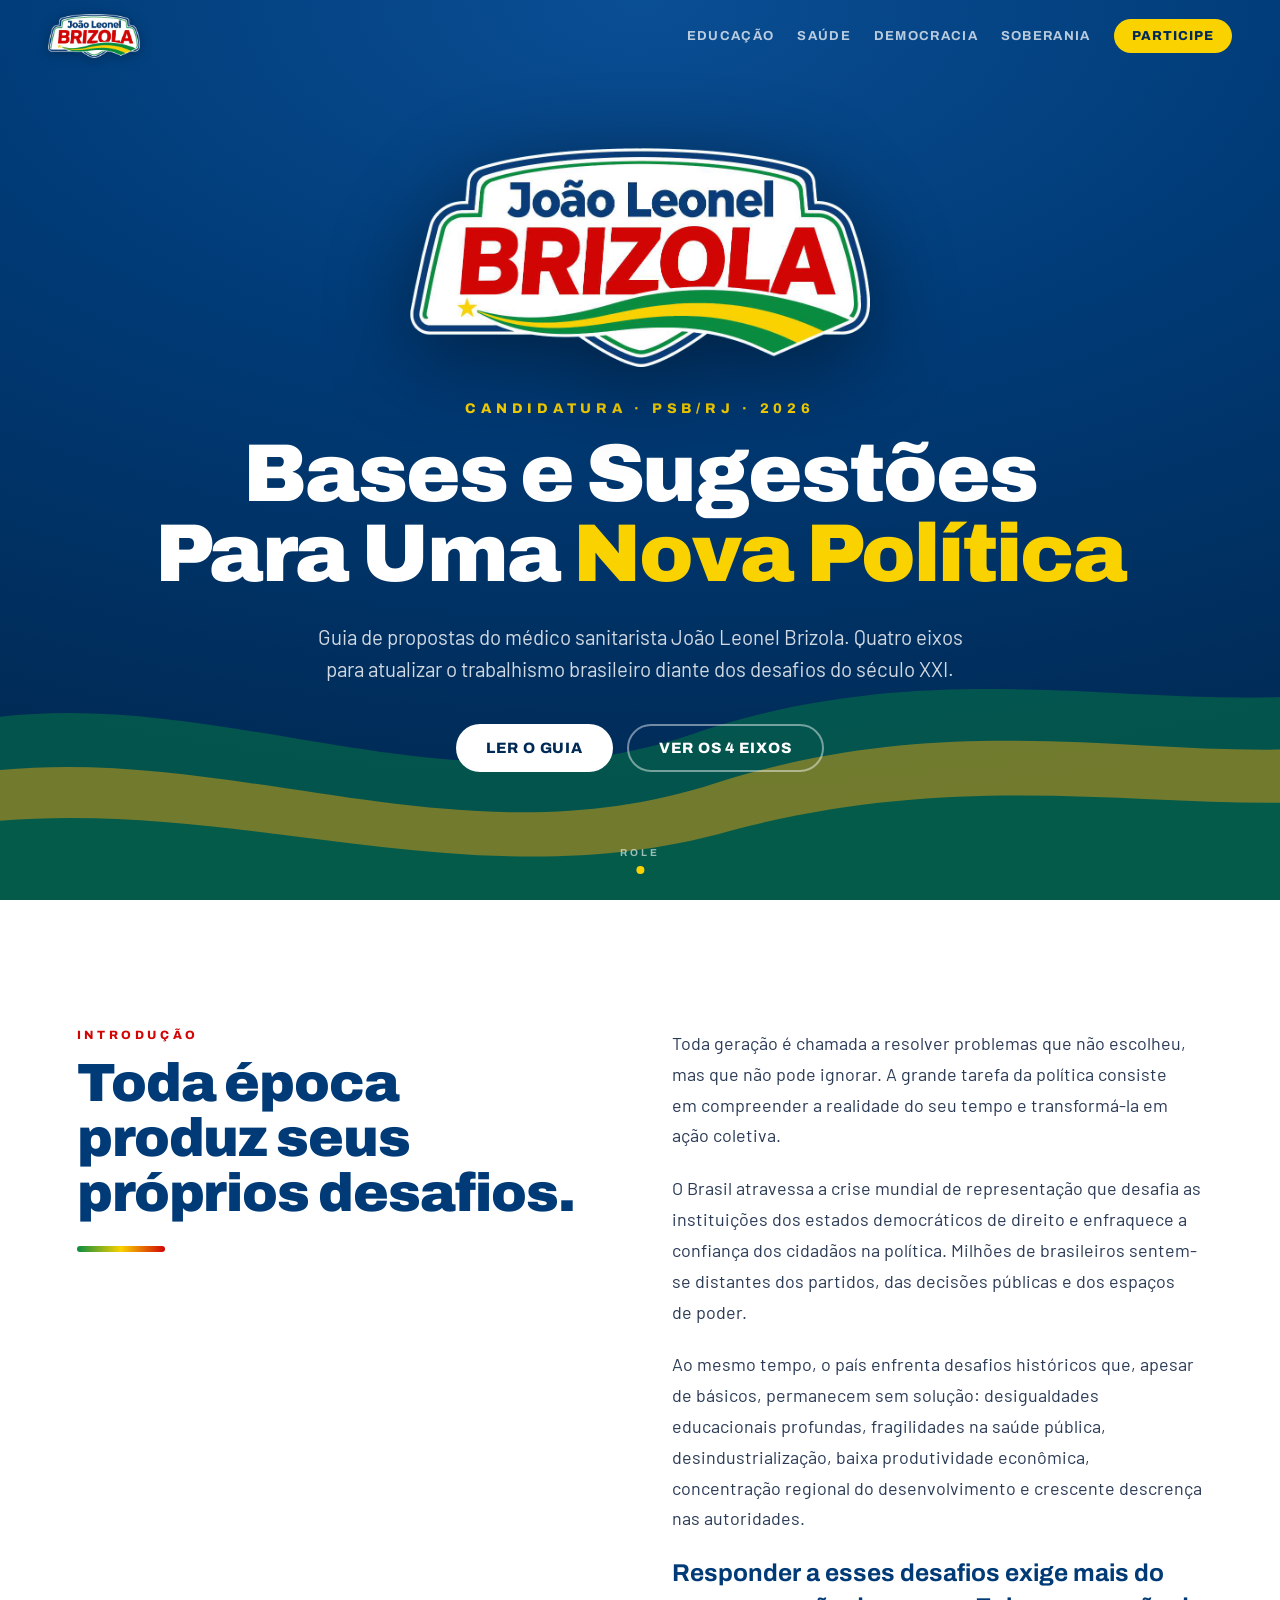
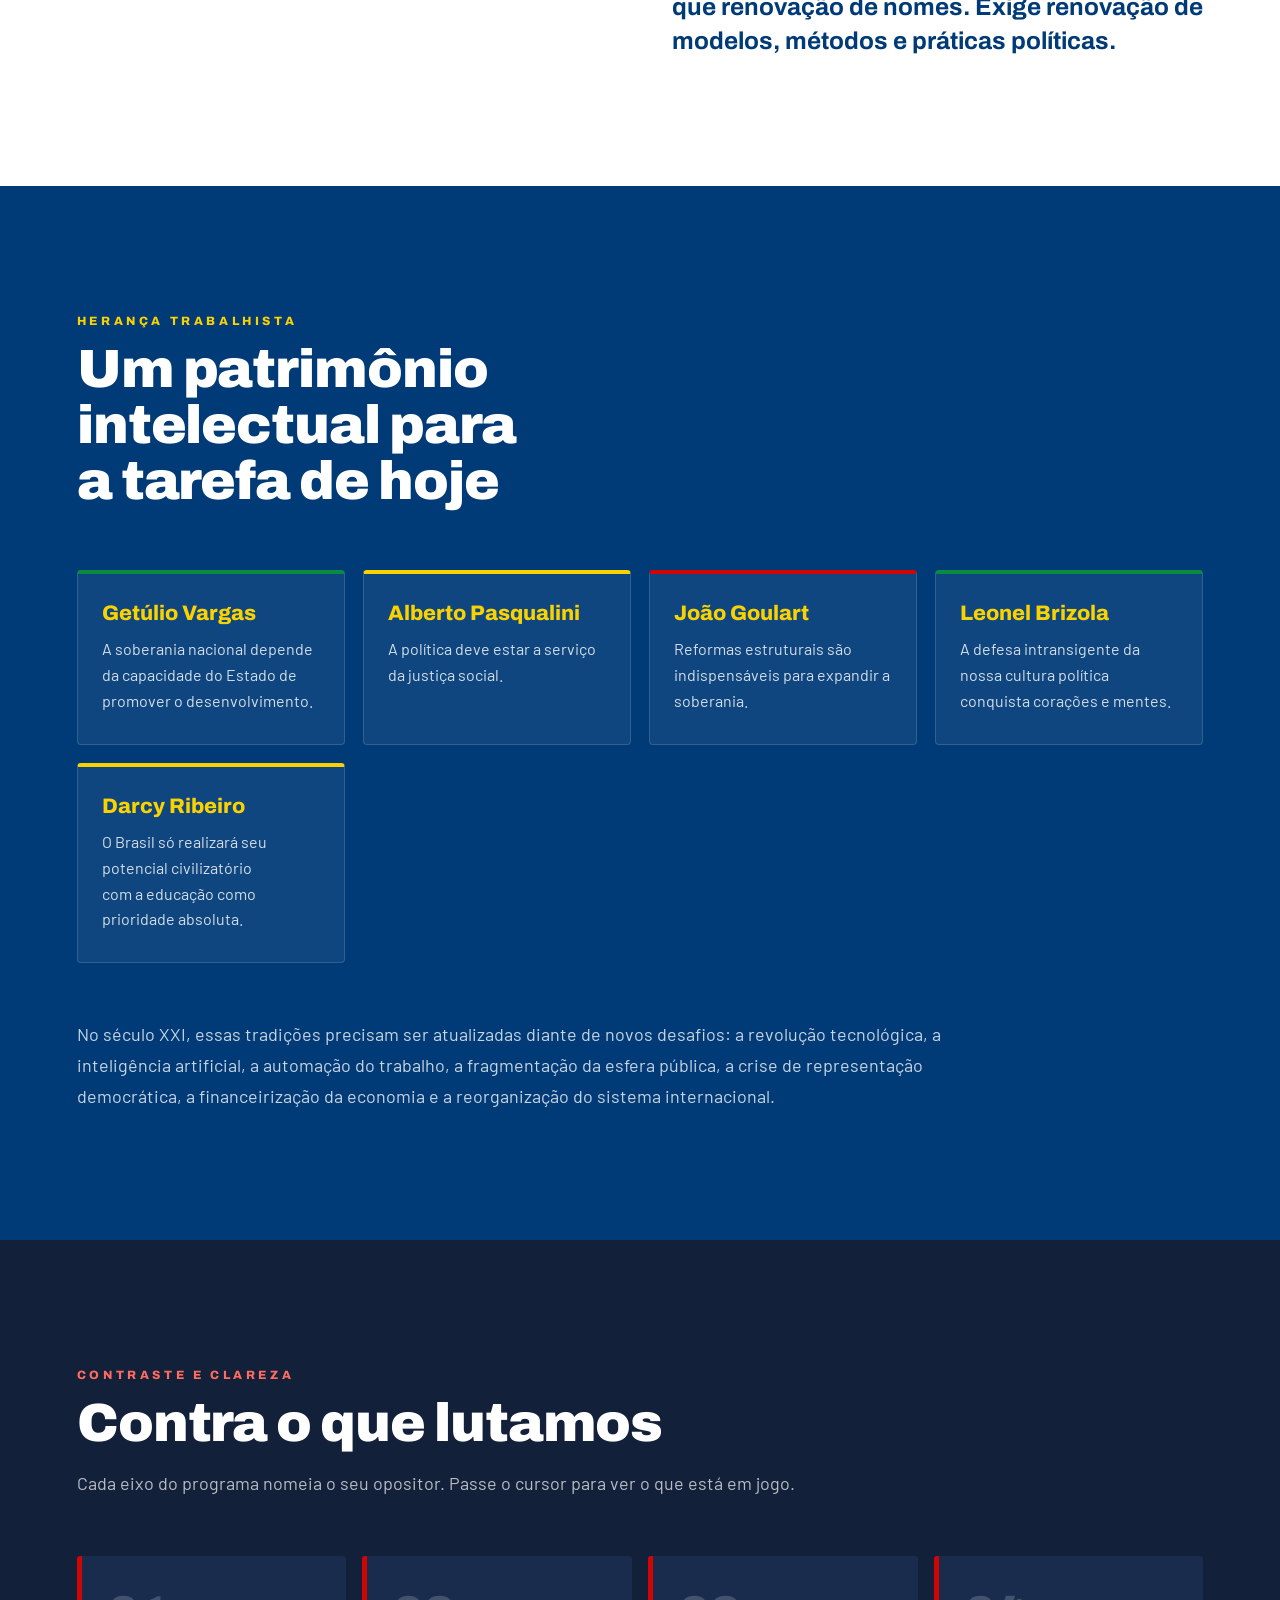
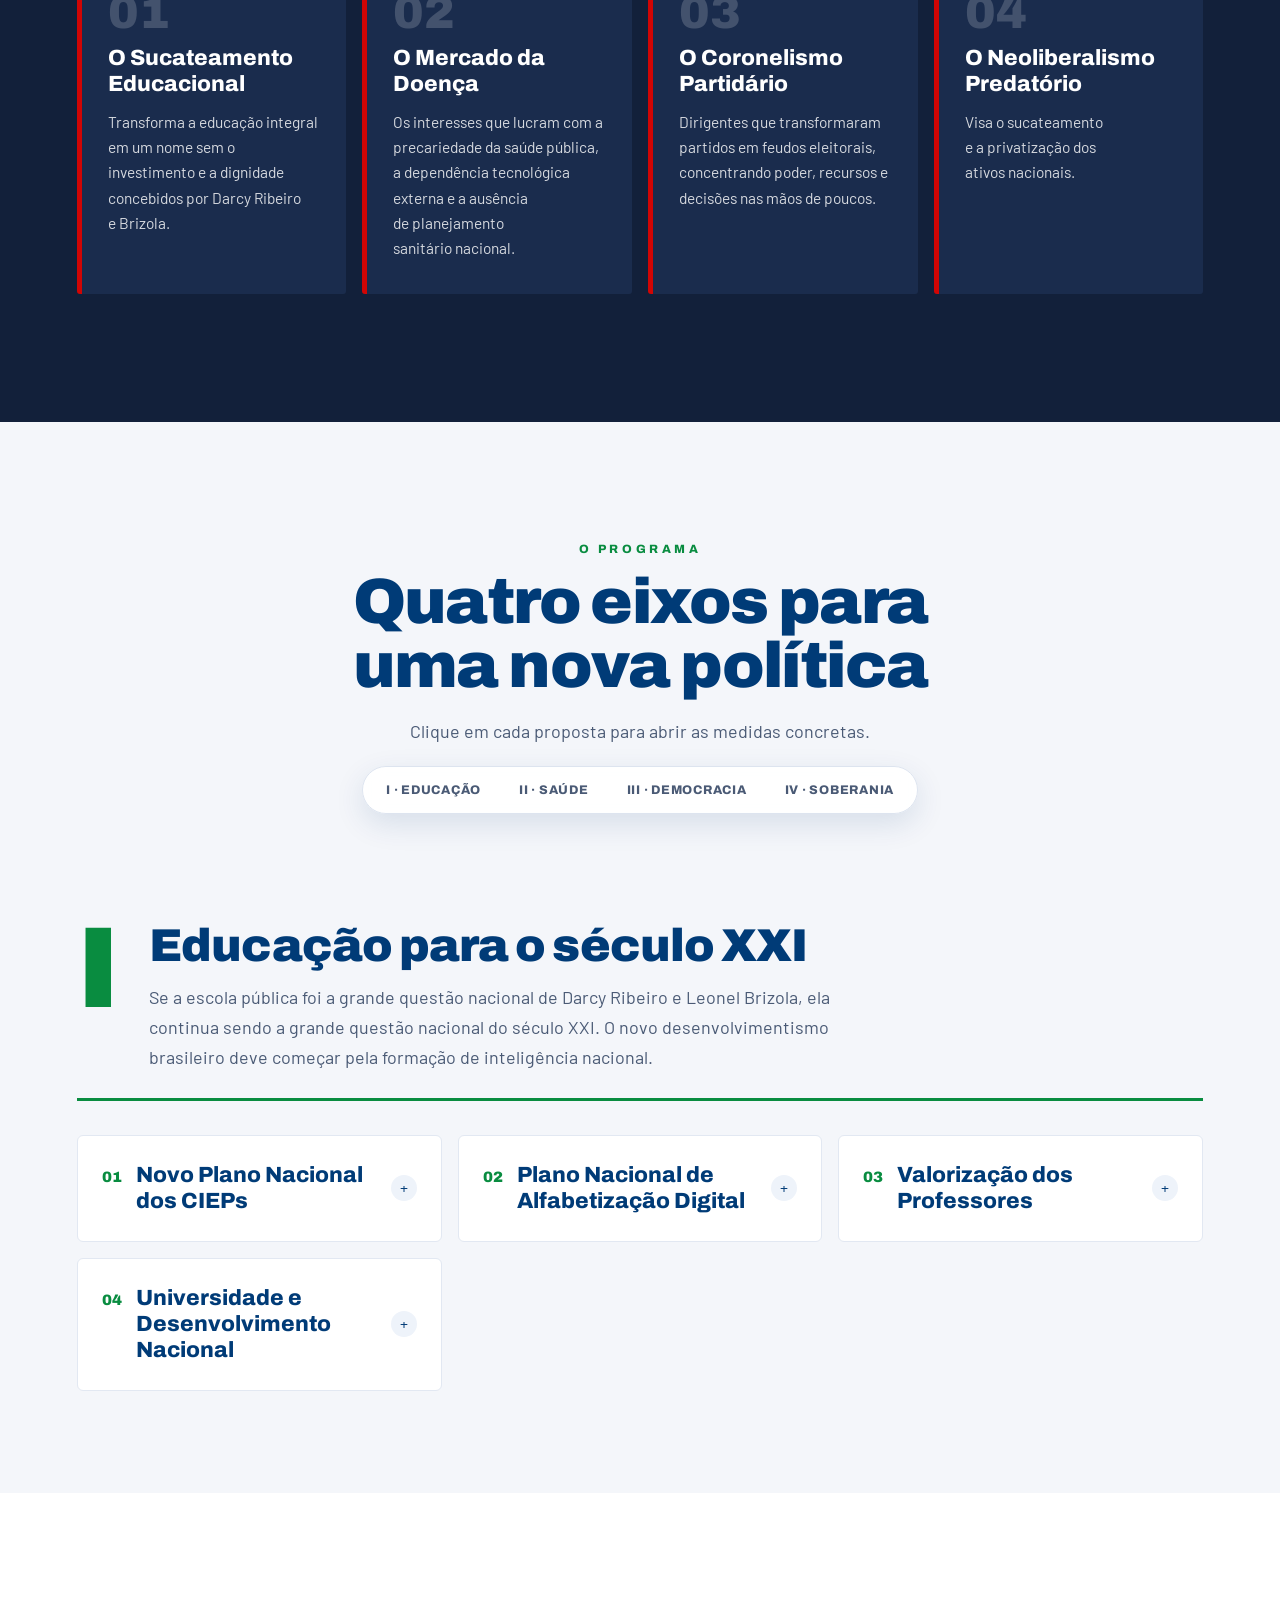
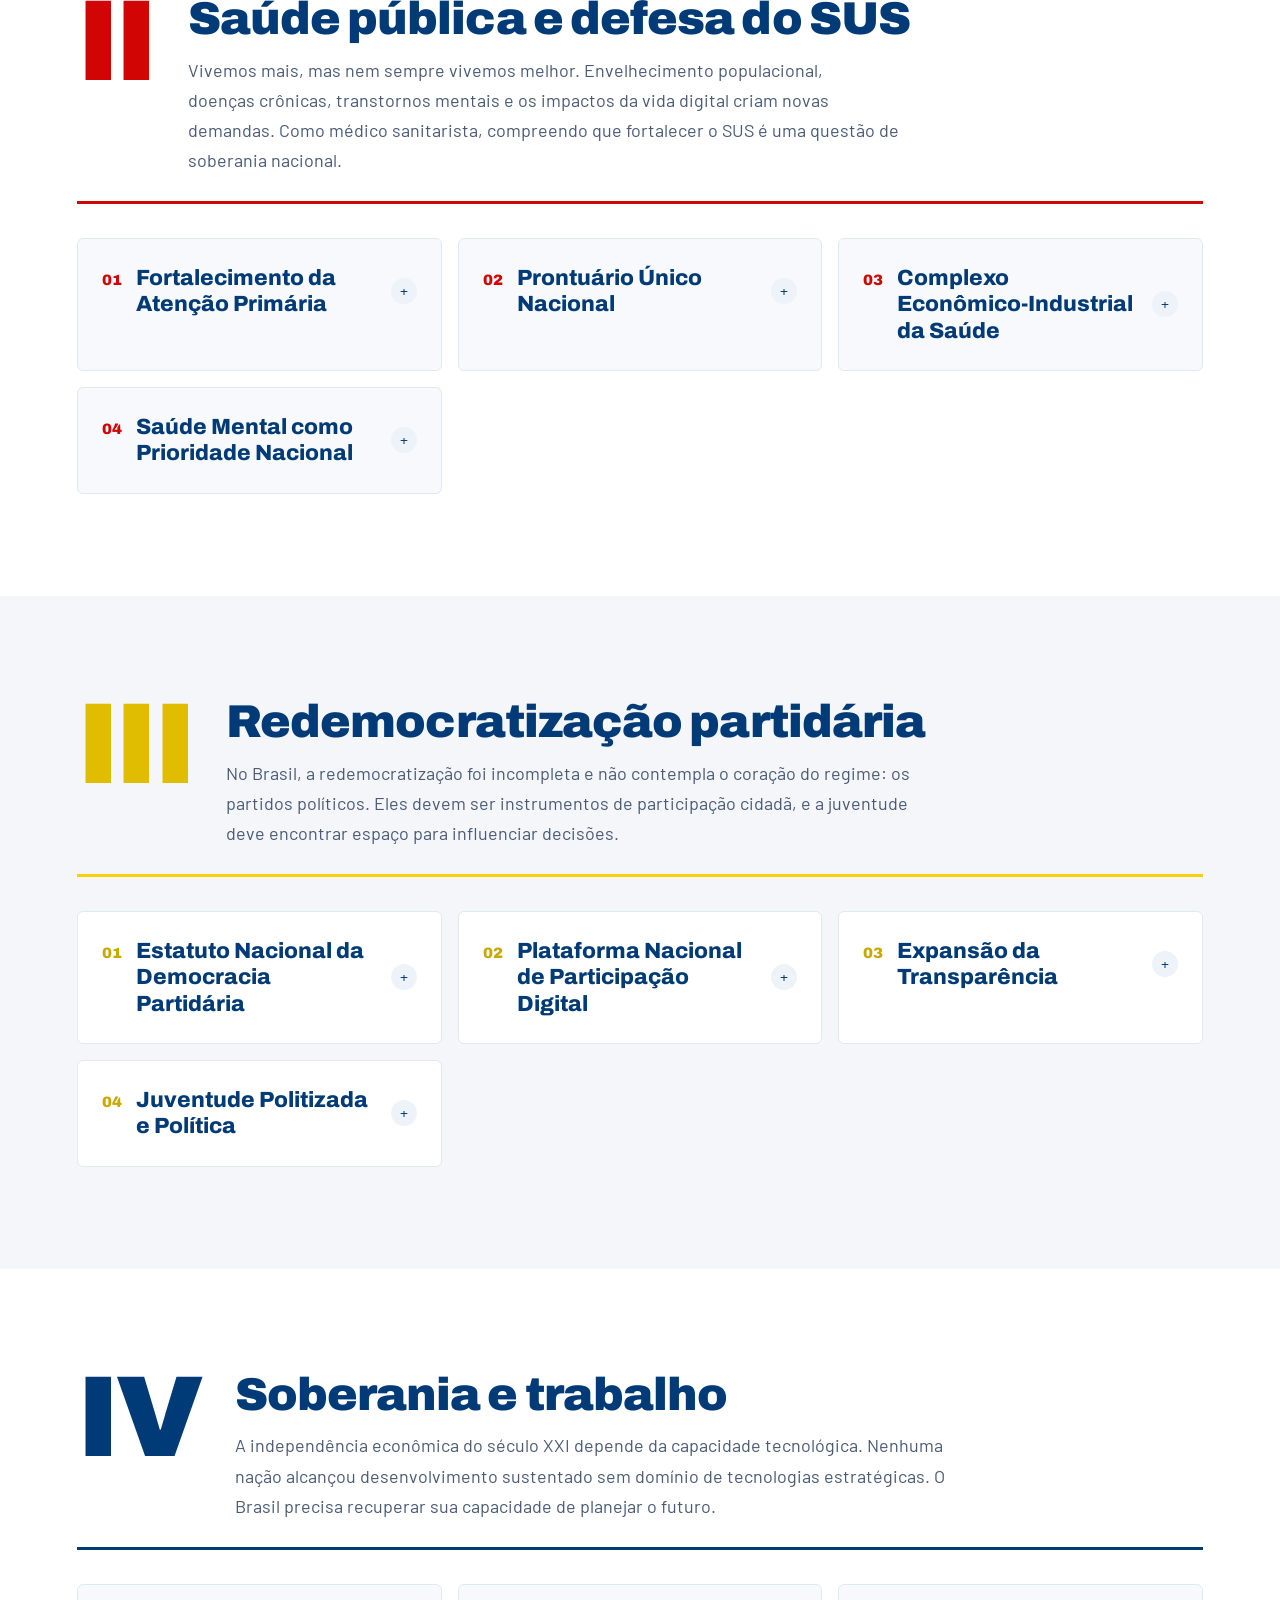
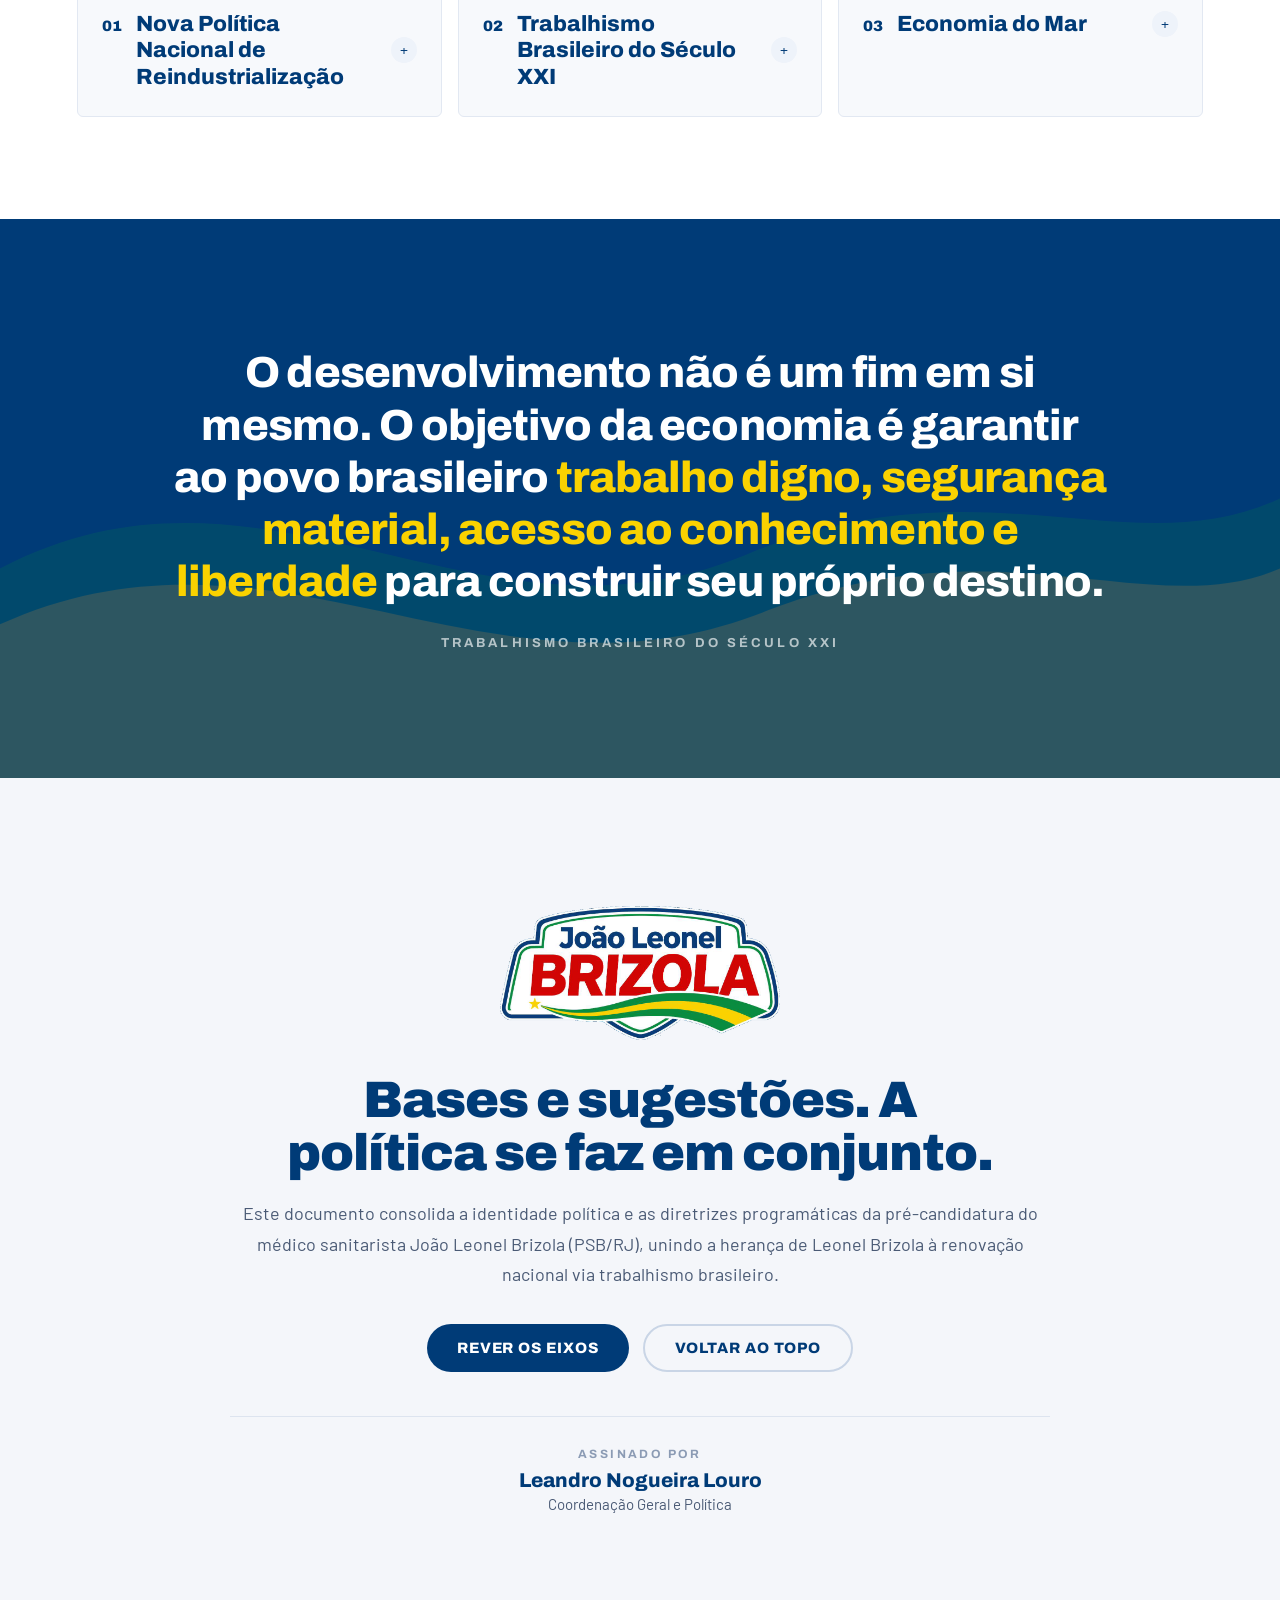
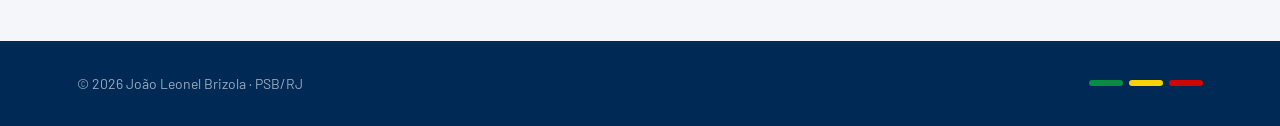
<file: index.html>
<!DOCTYPE html>
<html lang="pt-BR">
<head>
<meta charset="utf-8">
<meta name="viewport" content="width=device-width, initial-scale=1">
<title>João Leonel Brizola — Bases e Sugestões Para Uma Nova Política</title>
<link rel="preconnect" href="https://fonts.googleapis.com">
<link rel="preconnect" href="https://fonts.gstatic.com" crossorigin="">
<link href="https://fonts.googleapis.com/css2?family=Archivo:wght@500;600;700;800;900&amp;family=Barlow:wght@300;400;500;600;700&amp;display=swap" rel="stylesheet">
<link rel="stylesheet" href="css/styles.css">
</head>
<body>
<div style="background:#F4F6FA; color:#12203a; overflow-x:hidden">

  <div data-progress="" style="position:fixed; top:0; left:0; height:4px; width:0%; background:linear-gradient(90deg,#098C40,#FAD200,#D10504); z-index:200; transition:width .1s linear"></div>

  <header data-nav="" style="position:fixed; top:0; left:0; right:0; z-index:150; display:flex; align-items:center; justify-content:space-between; gap:20px; padding:14px clamp(16px,4vw,48px); background:rgba(0,42,85,0); backdrop-filter:blur(0px); transition:background .35s ease, padding .35s ease, box-shadow .35s ease">
    <a href="#topo" style="display:flex; align-items:center; gap:12px">
      <img src="assets/logo.png" alt="João Leonel Brizola" data-navlogo="" style="height:44px; width:auto; display:block; filter:drop-shadow(0 2px 6px rgba(0,0,0,.25)); transition:height .35s ease">
    </a>
    <nav data-navlinks="" style="display:flex; align-items:center; gap:clamp(10px,1.8vw,26px); flex-wrap:wrap; justify-content:flex-end">
      <a href="#eixo-1" data-spy="eixo-1" style="font-family:Archivo,sans-serif; font-size:13px; font-weight:700; letter-spacing:.1em; text-transform:uppercase; color:rgba(255,255,255,.72); transition:color .25s" class="hv1">Educação</a>
      <a href="#eixo-2" data-spy="eixo-2" style="font-family:Archivo,sans-serif; font-size:13px; font-weight:700; letter-spacing:.1em; text-transform:uppercase; color:rgba(255,255,255,.72); transition:color .25s" class="hv2">Saúde</a>
      <a href="#eixo-3" data-spy="eixo-3" style="font-family:Archivo,sans-serif; font-size:13px; font-weight:700; letter-spacing:.1em; text-transform:uppercase; color:rgba(255,255,255,.72); transition:color .25s" class="hv3">Democracia</a>
      <a href="#eixo-4" data-spy="eixo-4" style="font-family:Archivo,sans-serif; font-size:13px; font-weight:700; letter-spacing:.1em; text-transform:uppercase; color:rgba(255,255,255,.72); transition:color .25s" class="hv4">Soberania</a>
      <a href="#assinatura" style="font-family:Archivo,sans-serif; font-size:13px; font-weight:800; letter-spacing:.08em; text-transform:uppercase; color:#002A55; background:#FAD200; padding:10px 18px; border-radius:999px; transition:transform .25s, box-shadow .25s" class="hv5">Participe</a>
    </nav>
  </header>

  <section id="topo" style="position:relative; min-height:100svh; display:flex; flex-direction:column; justify-content:center; align-items:center; text-align:center; padding:140px clamp(20px,6vw,80px) 120px; background:radial-gradient(120% 90% at 50% 0%, #0a4e94 0%, #003B77 45%, #002A55 100%); overflow:hidden">

    <div data-wave="" style="position:absolute; left:-10%; right:-10%; bottom:0; height:46%; opacity:.5; pointer-events:none">
      <svg viewBox="0 0 1200 300" preserveAspectRatio="none" style="position:absolute; inset:0; width:100%; height:100%">
        <path d="M0,190 C220,110 420,250 640,180 C860,110 1040,180 1200,140 L1200,300 L0,300 Z" fill="#098C40" opacity="0.85"></path>
        <path d="M0,225 C230,155 430,285 660,215 C880,150 1050,215 1200,180 L1200,300 L0,300 Z" fill="#FAD200" opacity="0.9"></path>
        <path d="M0,258 C240,200 440,310 670,250 C890,195 1060,250 1200,220 L1200,300 L0,300 Z" fill="#098C40"></path>
      </svg>
    </div>

    <div style="position:relative; z-index:2; display:flex; flex-direction:column; align-items:center; max-width:1000px">
      <img src="assets/logo.png" alt="João Leonel Brizola" style="width:min(460px,72vw); height:auto; display:block; filter:drop-shadow(0 20px 44px rgba(0,0,0,.45)); animation:bob 6s ease-in-out infinite">

      <p style="margin:34px 0 0; font-family:Archivo,sans-serif; font-size:clamp(11px,1.2vw,14px); font-weight:800; letter-spacing:.34em; text-transform:uppercase; color:#FAD200">CANDIDATURA · PSB/RJ · 2026</p>

      <h1 style="margin:18px 0 0; font-family:Archivo,sans-serif; font-weight:900; font-size:clamp(38px,6.4vw,84px); line-height:.98; letter-spacing:-.025em; color:#fff; text-wrap:balance">Bases e Sugestões<br>Para Uma <span style="color:#FAD200">Nova Política</span></h1>

      <p style="margin:26px 0 0; max-width:660px; font-size:clamp(17px,1.6vw,21px); line-height:1.6; color:rgba(255,255,255,.82); text-wrap:pretty">Guia de propostas do médico sanitarista João Leonel Brizola. Quatro eixos para atualizar o trabalhismo brasileiro diante dos desafios do século XXI.</p>

      <div style="display:flex; flex-wrap:wrap; gap:14px; justify-content:center; margin-top:38px">
        <a href="#introducao" style="font-family:Archivo,sans-serif; font-weight:800; font-size:15px; letter-spacing:.06em; text-transform:uppercase; color:#002A55; background:#fff; padding:16px 30px; border-radius:999px; transition:transform .25s, box-shadow .25s" class="hv6">Ler o guia</a>
        <a href="#eixos" style="font-family:Archivo,sans-serif; font-weight:800; font-size:15px; letter-spacing:.06em; text-transform:uppercase; color:#fff; border:2px solid rgba(255,255,255,.45); padding:14px 30px; border-radius:999px; transition:border-color .25s, background .25s" class="hv7">Ver os 4 eixos</a>
      </div>
    </div>

    <div style="position:absolute; bottom:26px; left:50%; transform:translateX(-50%); z-index:3; display:flex; flex-direction:column; align-items:center; gap:8px">
      <span style="font-family:Archivo,sans-serif; font-size:10px; font-weight:700; letter-spacing:.28em; text-transform:uppercase; color:rgba(255,255,255,.6)">Role</span>
      <span style="width:8px; height:8px; border-radius:50%; background:#FAD200; animation:pulseDot 2s ease-in-out infinite"></span>
    </div>
  </section>

  <section id="introducao" style="padding:clamp(80px,10vw,140px) clamp(20px,6vw,80px); background:#fff">
    <div style="max-width:1180px; margin:0 auto; display:grid; grid-template-columns:repeat(auto-fit,minmax(300px,1fr)); gap:clamp(32px,5vw,72px); align-items:start">
      <div data-reveal="">
        <p style="margin:0; font-family:Archivo,sans-serif; font-size:12px; font-weight:800; letter-spacing:.3em; text-transform:uppercase; color:#D10504">Introdução</p>
        <h2 style="margin:14px 0 0; font-family:Archivo,sans-serif; font-weight:900; font-size:clamp(30px,4.2vw,54px); line-height:1.02; letter-spacing:-.02em; color:#003B77; text-wrap:balance">Toda época produz seus próprios desafios.</h2>
        <div style="width:88px; height:6px; margin-top:26px; background:linear-gradient(90deg,#098C40,#FAD200,#D10504); border-radius:3px"></div>
      </div>
      <div style="display:flex; flex-direction:column; gap:22px; font-size:clamp(16px,1.4vw,18.5px); line-height:1.72; color:#2a3a55">
        <p data-reveal="" data-delay="80" style="margin:0; text-wrap:pretty">Toda geração é chamada a resolver problemas que não escolheu, mas que não pode ignorar. A grande tarefa da política consiste em compreender a realidade do seu tempo e transformá-la em ação coletiva.</p>
        <p data-reveal="" data-delay="160" style="margin:0; text-wrap:pretty">O Brasil atravessa a crise mundial de representação que desafia as instituições dos estados democráticos de direito e enfraquece a confiança dos cidadãos na política. Milhões de brasileiros sentem-se distantes dos partidos, das decisões públicas e dos espaços de poder.</p>
        <p data-reveal="" data-delay="240" style="margin:0; text-wrap:pretty">Ao mesmo tempo, o país enfrenta desafios históricos que, apesar de básicos, permanecem sem solução: desigualdades educacionais profundas, fragilidades na saúde pública, desindustrialização, baixa produtividade econômica, concentração regional do desenvolvimento e crescente descrença nas autoridades.</p>
        <p data-reveal="" data-delay="320" style="margin:0; font-family:Archivo,sans-serif; font-weight:700; font-size:clamp(19px,1.9vw,25px); line-height:1.4; color:#003B77; text-wrap:pretty">Responder a esses desafios exige mais do que renovação de nomes. Exige renovação de modelos, métodos e práticas políticas.</p>
      </div>
    </div>
  </section>

  <section style="padding:clamp(80px,10vw,140px) clamp(20px,6vw,80px); background:#003B77; color:#fff; position:relative; overflow:hidden">
    <div style="max-width:1180px; margin:0 auto">
      <div data-reveal="" style="max-width:720px">
        <p style="margin:0; font-family:Archivo,sans-serif; font-size:12px; font-weight:800; letter-spacing:.3em; text-transform:uppercase; color:#FAD200">Herança trabalhista</p>
        <h2 style="margin:14px 0 0; font-family:Archivo,sans-serif; font-weight:900; font-size:clamp(30px,4.2vw,54px); line-height:1.04; letter-spacing:-.02em; color:#fff; text-wrap:balance">Um patrimônio intelectual para a tarefa de hoje</h2>
      </div>

      <div style="display:grid; grid-template-columns:repeat(auto-fit,minmax(220px,1fr)); gap:18px; margin-top:clamp(38px,5vw,60px)">
        <article data-reveal="" data-delay="0" style="padding:28px 24px 30px; background:rgba(255,255,255,.06); border:1px solid rgba(255,255,255,.14); border-top:4px solid #098C40; border-radius:4px; transition:transform .3s ease, background .3s ease" class="hv8">
          <h3 style="margin:0; font-family:Archivo,sans-serif; font-weight:800; font-size:21px; color:#FAD200">Getúlio Vargas</h3>
          <p style="margin:12px 0 0; font-size:16px; line-height:1.62; color:rgba(255,255,255,.82); text-wrap:pretty">A soberania nacional depende da capacidade do Estado de promover o desenvolvimento.</p>
        </article>
        <article data-reveal="" data-delay="90" style="padding:28px 24px 30px; background:rgba(255,255,255,.06); border:1px solid rgba(255,255,255,.14); border-top:4px solid #FAD200; border-radius:4px; transition:transform .3s ease, background .3s ease" class="hv9">
          <h3 style="margin:0; font-family:Archivo,sans-serif; font-weight:800; font-size:21px; color:#FAD200">Alberto Pasqualini</h3>
          <p style="margin:12px 0 0; font-size:16px; line-height:1.62; color:rgba(255,255,255,.82); text-wrap:pretty">A política deve estar a serviço da justiça social.</p>
        </article>
        <article data-reveal="" data-delay="180" style="padding:28px 24px 30px; background:rgba(255,255,255,.06); border:1px solid rgba(255,255,255,.14); border-top:4px solid #D10504; border-radius:4px; transition:transform .3s ease, background .3s ease" class="hv10">
          <h3 style="margin:0; font-family:Archivo,sans-serif; font-weight:800; font-size:21px; color:#FAD200">João Goulart</h3>
          <p style="margin:12px 0 0; font-size:16px; line-height:1.62; color:rgba(255,255,255,.82); text-wrap:pretty">Reformas estruturais são indispensáveis para expandir a soberania.</p>
        </article>
        <article data-reveal="" data-delay="270" style="padding:28px 24px 30px; background:rgba(255,255,255,.06); border:1px solid rgba(255,255,255,.14); border-top:4px solid #098C40; border-radius:4px; transition:transform .3s ease, background .3s ease" class="hv11">
          <h3 style="margin:0; font-family:Archivo,sans-serif; font-weight:800; font-size:21px; color:#FAD200">Leonel Brizola</h3>
          <p style="margin:12px 0 0; font-size:16px; line-height:1.62; color:rgba(255,255,255,.82); text-wrap:pretty">A defesa intransigente da nossa cultura política conquista corações e mentes.</p>
        </article>
        <article data-reveal="" data-delay="360" style="padding:28px 24px 30px; background:rgba(255,255,255,.06); border:1px solid rgba(255,255,255,.14); border-top:4px solid #FAD200; border-radius:4px; transition:transform .3s ease, background .3s ease" class="hv12">
          <h3 style="margin:0; font-family:Archivo,sans-serif; font-weight:800; font-size:21px; color:#FAD200">Darcy Ribeiro</h3>
          <p style="margin:12px 0 0; font-size:16px; line-height:1.62; color:rgba(255,255,255,.82); text-wrap:pretty">O Brasil só realizará seu potencial civilizatório com a educação como prioridade absoluta.</p>
        </article>
      </div>

      <p data-reveal="" style="margin:clamp(38px,5vw,56px) 0 0; max-width:880px; font-size:clamp(16px,1.4vw,18.5px); line-height:1.72; color:rgba(255,255,255,.78); text-wrap:pretty">No século XXI, essas tradições precisam ser atualizadas diante de novos desafios: a revolução tecnológica, a inteligência artificial, a automação do trabalho, a fragmentação da esfera pública, a crise de representação democrática, a financeirização da economia e a reorganização do sistema internacional.</p>
    </div>
  </section>

  <section style="padding:clamp(80px,10vw,140px) clamp(20px,6vw,80px); background:#12203a; color:#fff">
    <div style="max-width:1180px; margin:0 auto">
      <div data-reveal="" style="max-width:760px">
        <p style="margin:0; font-family:Archivo,sans-serif; font-size:12px; font-weight:800; letter-spacing:.3em; text-transform:uppercase; color:#ff6b5e">Contraste e clareza</p>
        <h2 style="margin:14px 0 0; font-family:Archivo,sans-serif; font-weight:900; font-size:clamp(30px,4.2vw,54px); line-height:1.04; letter-spacing:-.02em; text-wrap:balance">Contra o que lutamos</h2>
        <p style="margin:16px 0 0; font-size:clamp(16px,1.4vw,18.5px); line-height:1.7; color:rgba(255,255,255,.7); text-wrap:pretty">Cada eixo do programa nomeia o seu opositor. Passe o cursor para ver o que está em jogo.</p>
      </div>

      <div style="display:grid; grid-template-columns:repeat(auto-fit,minmax(250px,1fr)); gap:16px; margin-top:clamp(38px,5vw,58px)">
        <article data-reveal="" data-delay="0" style="position:relative; padding:34px 26px; background:#1a2c4d; border-left:5px solid #D10504; border-radius:3px; overflow:hidden; transition:background .3s ease, transform .3s ease" class="hv13">
          <span style="font-family:Archivo,sans-serif; font-weight:900; font-size:46px; line-height:1; color:rgba(255,255,255,.18)">01</span>
          <h3 style="margin:10px 0 0; font-family:Archivo,sans-serif; font-weight:800; font-size:22px; line-height:1.16">O Sucateamento Educacional</h3>
          <p style="margin:12px 0 0; font-size:15.5px; line-height:1.62; color:rgba(255,255,255,.82); text-wrap:pretty">Transforma a educação integral em um nome sem o investimento e a dignidade concebidos por Darcy Ribeiro e Brizola.</p>
        </article>
        <article data-reveal="" data-delay="90" style="position:relative; padding:34px 26px; background:#1a2c4d; border-left:5px solid #D10504; border-radius:3px; overflow:hidden; transition:background .3s ease, transform .3s ease" class="hv14">
          <span style="font-family:Archivo,sans-serif; font-weight:900; font-size:46px; line-height:1; color:rgba(255,255,255,.18)">02</span>
          <h3 style="margin:10px 0 0; font-family:Archivo,sans-serif; font-weight:800; font-size:22px; line-height:1.16">O Mercado da Doença</h3>
          <p style="margin:12px 0 0; font-size:15.5px; line-height:1.62; color:rgba(255,255,255,.82); text-wrap:pretty">Os interesses que lucram com a precariedade da saúde pública, a dependência tecnológica externa e a ausência de planejamento sanitário nacional.</p>
        </article>
        <article data-reveal="" data-delay="180" style="position:relative; padding:34px 26px; background:#1a2c4d; border-left:5px solid #D10504; border-radius:3px; overflow:hidden; transition:background .3s ease, transform .3s ease" class="hv15">
          <span style="font-family:Archivo,sans-serif; font-weight:900; font-size:46px; line-height:1; color:rgba(255,255,255,.18)">03</span>
          <h3 style="margin:10px 0 0; font-family:Archivo,sans-serif; font-weight:800; font-size:22px; line-height:1.16">O Coronelismo Partidário</h3>
          <p style="margin:12px 0 0; font-size:15.5px; line-height:1.62; color:rgba(255,255,255,.82); text-wrap:pretty">Dirigentes que transformaram partidos em feudos eleitorais, concentrando poder, recursos e decisões nas mãos de poucos.</p>
        </article>
        <article data-reveal="" data-delay="270" style="position:relative; padding:34px 26px; background:#1a2c4d; border-left:5px solid #D10504; border-radius:3px; overflow:hidden; transition:background .3s ease, transform .3s ease" class="hv16">
          <span style="font-family:Archivo,sans-serif; font-weight:900; font-size:46px; line-height:1; color:rgba(255,255,255,.18)">04</span>
          <h3 style="margin:10px 0 0; font-family:Archivo,sans-serif; font-weight:800; font-size:22px; line-height:1.16">O Neoliberalismo Predatório</h3>
          <p style="margin:12px 0 0; font-size:15.5px; line-height:1.62; color:rgba(255,255,255,.82); text-wrap:pretty">Visa o sucateamento e a privatização dos ativos nacionais.</p>
        </article>
      </div>
    </div>
  </section>

  <section id="eixos" style="padding:clamp(80px,10vw,120px) clamp(20px,6vw,80px) 20px; background:#F4F6FA; text-align:center">
    <div data-reveal="" style="max-width:820px; margin:0 auto">
      <p style="margin:0; font-family:Archivo,sans-serif; font-size:12px; font-weight:800; letter-spacing:.3em; text-transform:uppercase; color:#098C40">O programa</p>
      <h2 style="margin:14px 0 0; font-family:Archivo,sans-serif; font-weight:900; font-size:clamp(32px,5vw,64px); line-height:1; letter-spacing:-.025em; color:#003B77; text-wrap:balance">Quatro eixos para uma nova política</h2>
      <p style="margin:18px 0 0; font-size:clamp(16px,1.4vw,18.5px); line-height:1.7; color:#4a5a75; text-wrap:pretty">Clique em cada proposta para abrir as medidas concretas.</p>
    </div>
  </section>

  <div data-eixonav="" style="position:sticky; top:72px; z-index:120; display:flex; justify-content:center; padding:0 16px 6px; pointer-events:none">
    <div style="display:flex; gap:6px; flex-wrap:wrap; justify-content:center; padding:7px; background:rgba(255,255,255,.92); backdrop-filter:blur(10px); border:1px solid #dde4ef; border-radius:999px; box-shadow:0 10px 30px rgba(0,59,119,.12); pointer-events:auto">
      <a href="#eixo-1" data-pill="eixo-1" style="font-family:Archivo,sans-serif; font-size:12.5px; font-weight:800; letter-spacing:.06em; text-transform:uppercase; color:#4a5a75; padding:9px 16px; border-radius:999px; transition:background .25s, color .25s">I · Educação</a>
      <a href="#eixo-2" data-pill="eixo-2" style="font-family:Archivo,sans-serif; font-size:12.5px; font-weight:800; letter-spacing:.06em; text-transform:uppercase; color:#4a5a75; padding:9px 16px; border-radius:999px; transition:background .25s, color .25s">II · Saúde</a>
      <a href="#eixo-3" data-pill="eixo-3" style="font-family:Archivo,sans-serif; font-size:12.5px; font-weight:800; letter-spacing:.06em; text-transform:uppercase; color:#4a5a75; padding:9px 16px; border-radius:999px; transition:background .25s, color .25s">III · Democracia</a>
      <a href="#eixo-4" data-pill="eixo-4" style="font-family:Archivo,sans-serif; font-size:12.5px; font-weight:800; letter-spacing:.06em; text-transform:uppercase; color:#4a5a75; padding:9px 16px; border-radius:999px; transition:background .25s, color .25s">IV · Soberania</a>
    </div>
  </div>

  <section id="eixo-1" data-section="" style="scroll-margin-top:130px; padding:clamp(60px,8vw,110px) clamp(20px,6vw,80px); background:#F4F6FA">
    <div style="max-width:1180px; margin:0 auto">
      <div data-reveal="" style="display:flex; align-items:flex-start; gap:clamp(16px,3vw,34px); border-bottom:3px solid #098C40; padding-bottom:26px">
        <span style="font-family:Archivo,sans-serif; font-weight:900; font-size:clamp(48px,9vw,120px); line-height:.8; color:#098C40; letter-spacing:-.04em">I</span>
        <div>
          <h2 style="margin:0; font-family:Archivo,sans-serif; font-weight:900; font-size:clamp(26px,3.6vw,46px); line-height:1.02; letter-spacing:-.02em; color:#003B77; text-wrap:balance">Educação para o século XXI</h2>
          <p style="margin:12px 0 0; max-width:720px; font-size:clamp(16px,1.4vw,18.5px); line-height:1.68; color:#4a5a75; text-wrap:pretty">Se a escola pública foi a grande questão nacional de Darcy Ribeiro e Leonel Brizola, ela continua sendo a grande questão nacional do século XXI. O novo desenvolvimentismo brasileiro deve começar pela formação de inteligência nacional.</p>
        </div>
      </div>

      <div style="display:grid; grid-template-columns:repeat(auto-fit,minmax(320px,1fr)); gap:16px; margin-top:34px">
        <article data-reveal="" data-acc="" style="background:#fff; border:1px solid #e2e8f2; border-radius:6px; overflow:hidden; transition:box-shadow .3s ease, border-color .3s ease" class="hv17">
          <button data-acchead="" style="display:flex; align-items:center; justify-content:space-between; gap:16px; width:100%; padding:26px 24px; background:none; border:0; cursor:pointer; text-align:left; font:inherit">
            <span style="display:flex; align-items:baseline; gap:14px"><span style="font-family:Archivo,sans-serif; font-weight:900; font-size:15px; color:#098C40">01</span><span style="font-family:Archivo,sans-serif; font-weight:800; font-size:clamp(18px,1.8vw,22px); line-height:1.2; color:#003B77">Novo Plano Nacional dos CIEPs</span></span>
            <span data-chev="" style="flex:none; width:26px; height:26px; border-radius:50%; background:#eef3fa; color:#003B77; font-size:16px; line-height:26px; text-align:center; transition:transform .35s ease, background .25s">+</span>
          </button>
          <div data-detail="" style="max-height:0; opacity:0; overflow:hidden; transition:max-height .45s ease, opacity .35s ease">
            <div style="padding:0 24px 28px">
              <p style="margin:0 0 16px; font-size:16px; line-height:1.68; color:#4a5a75; text-wrap:pretty">Retomar a educação integral como política de Estado, no Rio de Janeiro e no Brasil, para reduzir a evasão escolar, melhorar a sociabilidade, estabelecer laços comunitários e reduzir a violência juvenil.</p>
              <ul style="margin:0; padding-left:20px; display:flex; flex-direction:column; gap:9px; font-size:15.5px; line-height:1.55; color:#2a3a55">
                <li>Lei Nacional de Expansão do Investimento na Educação Integral — alimentação, cultura, esporte, ciência e saúde, não apenas mais carga horária.</li>
                <li>Vinculação prioritária de recursos federais.</li>
                <li>Linhas especiais de financiamento para estados e municípios.</li>
                <li>Ampliação do Programa Mais Educação.</li>
                <li>Criação de fundos para atividades culturais e esportivas.</li>
              </ul>
            </div>
          </div>
        </article>

        <article data-reveal="" data-delay="80" data-acc="" style="background:#fff; border:1px solid #e2e8f2; border-radius:6px; overflow:hidden; transition:box-shadow .3s ease, border-color .3s ease" class="hv18">
          <button data-acchead="" style="display:flex; align-items:center; justify-content:space-between; gap:16px; width:100%; padding:26px 24px; background:none; border:0; cursor:pointer; text-align:left; font:inherit">
            <span style="display:flex; align-items:baseline; gap:14px"><span style="font-family:Archivo,sans-serif; font-weight:900; font-size:15px; color:#098C40">02</span><span style="font-family:Archivo,sans-serif; font-weight:800; font-size:clamp(18px,1.8vw,22px); line-height:1.2; color:#003B77">Plano Nacional de Alfabetização Digital</span></span>
            <span data-chev="" style="flex:none; width:26px; height:26px; border-radius:50%; background:#eef3fa; color:#003B77; font-size:16px; line-height:26px; text-align:center; transition:transform .35s ease, background .25s">+</span>
          </button>
          <div data-detail="" style="max-height:0; opacity:0; overflow:hidden; transition:max-height .45s ease, opacity .35s ease">
            <div style="padding:0 24px 28px">
              <p style="margin:0 0 16px; font-size:16px; line-height:1.68; color:#4a5a75; text-wrap:pretty">Milhões de jovens concluem a educação básica sem domínio das tecnologias digitais. É preciso levar programação, ciência de dados e tecnologias digitais à rede pública, para que essas capacidades não fiquem concentradas na elite.</p>
              <ul style="margin:0; padding-left:20px; display:flex; flex-direction:column; gap:9px; font-size:15.5px; line-height:1.55; color:#2a3a55">
                <li>Inserção obrigatória da alfabetização digital na Base Nacional Comum.</li>
                <li>Investimentos em laboratórios tecnológicos.</li>
                <li>Introdução gradual de robótica educacional.</li>
                <li>Ensino de programação desde o ensino fundamental.</li>
                <li>Parcerias entre escolas técnicas e universidades.</li>
              </ul>
            </div>
          </div>
        </article>

        <article data-reveal="" data-delay="160" data-acc="" style="background:#fff; border:1px solid #e2e8f2; border-radius:6px; overflow:hidden; transition:box-shadow .3s ease, border-color .3s ease" class="hv19">
          <button data-acchead="" style="display:flex; align-items:center; justify-content:space-between; gap:16px; width:100%; padding:26px 24px; background:none; border:0; cursor:pointer; text-align:left; font:inherit">
            <span style="display:flex; align-items:baseline; gap:14px"><span style="font-family:Archivo,sans-serif; font-weight:900; font-size:15px; color:#098C40">03</span><span style="font-family:Archivo,sans-serif; font-weight:800; font-size:clamp(18px,1.8vw,22px); line-height:1.2; color:#003B77">Valorização dos Professores</span></span>
            <span data-chev="" style="flex:none; width:26px; height:26px; border-radius:50%; background:#eef3fa; color:#003B77; font-size:16px; line-height:26px; text-align:center; transition:transform .35s ease, background .25s">+</span>
          </button>
          <div data-detail="" style="max-height:0; opacity:0; overflow:hidden; transition:max-height .45s ease, opacity .35s ease">
            <div style="padding:0 24px 28px">
              <p style="margin:0 0 16px; font-size:16px; line-height:1.68; color:#4a5a75; text-wrap:pretty">Enfrentar a escassez de docentes não só pela qualidade do ensino, mas pela melhoria das condições laborais da categoria.</p>
              <ul style="margin:0; padding-left:20px; display:flex; flex-direction:column; gap:9px; font-size:15.5px; line-height:1.55; color:#2a3a55">
                <li>Cumprimento efetivo do piso nacional.</li>
                <li>Plano nacional de formação continuada.</li>
                <li>Incentivos para atuação em regiões vulneráveis.</li>
                <li>Carreira nacional do magistério.</li>
              </ul>
            </div>
          </div>
        </article>

        <article data-reveal="" data-delay="240" data-acc="" style="background:#fff; border:1px solid #e2e8f2; border-radius:6px; overflow:hidden; transition:box-shadow .3s ease, border-color .3s ease" class="hv20">
          <button data-acchead="" style="display:flex; align-items:center; justify-content:space-between; gap:16px; width:100%; padding:26px 24px; background:none; border:0; cursor:pointer; text-align:left; font:inherit">
            <span style="display:flex; align-items:baseline; gap:14px"><span style="font-family:Archivo,sans-serif; font-weight:900; font-size:15px; color:#098C40">04</span><span style="font-family:Archivo,sans-serif; font-weight:800; font-size:clamp(18px,1.8vw,22px); line-height:1.2; color:#003B77">Universidade e Desenvolvimento Nacional</span></span>
            <span data-chev="" style="flex:none; width:26px; height:26px; border-radius:50%; background:#eef3fa; color:#003B77; font-size:16px; line-height:26px; text-align:center; transition:transform .35s ease, background .25s">+</span>
          </button>
          <div data-detail="" style="max-height:0; opacity:0; overflow:hidden; transition:max-height .45s ease, opacity .35s ease">
            <div style="padding:0 24px 28px">
              <ul style="margin:0; padding-left:20px; display:flex; flex-direction:column; gap:9px; font-size:15.5px; line-height:1.55; color:#2a3a55">
                <li>Ampliação do financiamento à pesquisa.</li>
                <li>Integração entre universidades e setor produtivo.</li>
                <li>Incentivo à inovação tecnológica nacional.</li>
              </ul>
            </div>
          </div>
        </article>
      </div>
    </div>
  </section>

  <section id="eixo-2" data-section="" style="scroll-margin-top:130px; padding:clamp(60px,8vw,110px) clamp(20px,6vw,80px); background:#fff">
    <div style="max-width:1180px; margin:0 auto">
      <div data-reveal="" style="display:flex; align-items:flex-start; gap:clamp(16px,3vw,34px); border-bottom:3px solid #D10504; padding-bottom:26px">
        <span style="font-family:Archivo,sans-serif; font-weight:900; font-size:clamp(48px,9vw,120px); line-height:.8; color:#D10504; letter-spacing:-.04em">II</span>
        <div>
          <h2 style="margin:0; font-family:Archivo,sans-serif; font-weight:900; font-size:clamp(26px,3.6vw,46px); line-height:1.02; letter-spacing:-.02em; color:#003B77; text-wrap:balance">Saúde pública e defesa do SUS</h2>
          <p style="margin:12px 0 0; max-width:720px; font-size:clamp(16px,1.4vw,18.5px); line-height:1.68; color:#4a5a75; text-wrap:pretty">Vivemos mais, mas nem sempre vivemos melhor. Envelhecimento populacional, doenças crônicas, transtornos mentais e os impactos da vida digital criam novas demandas. Como médico sanitarista, compreendo que fortalecer o SUS é uma questão de soberania nacional.</p>
        </div>
      </div>

      <div style="display:grid; grid-template-columns:repeat(auto-fit,minmax(320px,1fr)); gap:16px; margin-top:34px">
        <article data-reveal="" data-acc="" style="background:#F7F9FC; border:1px solid #e2e8f2; border-radius:6px; overflow:hidden; transition:box-shadow .3s ease, border-color .3s ease" class="hv21">
          <button data-acchead="" style="display:flex; align-items:center; justify-content:space-between; gap:16px; width:100%; padding:26px 24px; background:none; border:0; cursor:pointer; text-align:left; font:inherit">
            <span style="display:flex; align-items:baseline; gap:14px"><span style="font-family:Archivo,sans-serif; font-weight:900; font-size:15px; color:#D10504">01</span><span style="font-family:Archivo,sans-serif; font-weight:800; font-size:clamp(18px,1.8vw,22px); line-height:1.2; color:#003B77">Fortalecimento da Atenção Primária</span></span>
            <span data-chev="" style="flex:none; width:26px; height:26px; border-radius:50%; background:#eef3fa; color:#003B77; font-size:16px; line-height:26px; text-align:center; transition:transform .35s ease, background .25s">+</span>
          </button>
          <div data-detail="" style="max-height:0; opacity:0; overflow:hidden; transition:max-height .45s ease, opacity .35s ease">
            <div style="padding:0 24px 28px">
              <p style="margin:0 0 16px; font-size:16px; line-height:1.68; color:#4a5a75; text-wrap:pretty">Grande parte dos problemas de saúde poderia ser resolvida antes de chegar aos hospitais. Ampliar a cobertura da Estratégia Saúde da Família garante menor pressão hospitalar e melhores indicadores.</p>
              <ul style="margin:0; padding-left:20px; display:flex; flex-direction:column; gap:9px; font-size:15.5px; line-height:1.55; color:#2a3a55">
                <li>Ampliação de recursos federais.</li>
                <li>Incentivos para fixação de profissionais.</li>
              </ul>
            </div>
          </div>
        </article>

        <article data-reveal="" data-delay="80" data-acc="" style="background:#F7F9FC; border:1px solid #e2e8f2; border-radius:6px; overflow:hidden; transition:box-shadow .3s ease, border-color .3s ease" class="hv22">
          <button data-acchead="" style="display:flex; align-items:center; justify-content:space-between; gap:16px; width:100%; padding:26px 24px; background:none; border:0; cursor:pointer; text-align:left; font:inherit">
            <span style="display:flex; align-items:baseline; gap:14px"><span style="font-family:Archivo,sans-serif; font-weight:900; font-size:15px; color:#D10504">02</span><span style="font-family:Archivo,sans-serif; font-weight:800; font-size:clamp(18px,1.8vw,22px); line-height:1.2; color:#003B77">Prontuário Único Nacional</span></span>
            <span data-chev="" style="flex:none; width:26px; height:26px; border-radius:50%; background:#eef3fa; color:#003B77; font-size:16px; line-height:26px; text-align:center; transition:transform .35s ease, background .25s">+</span>
          </button>
          <div data-detail="" style="max-height:0; opacity:0; overflow:hidden; transition:max-height .45s ease, opacity .35s ease">
            <div style="padding:0 24px 28px">
              <p style="margin:0 0 16px; font-size:16px; line-height:1.68; color:#4a5a75; text-wrap:pretty">O sistema de informações do SUS permanece fragmentado. É preciso criar integração nacional de dados clínicos.</p>
              <ul style="margin:0; padding-left:20px; display:flex; flex-direction:column; gap:9px; font-size:15.5px; line-height:1.55; color:#2a3a55">
                <li>Lei de interoperabilidade dos sistemas de saúde.</li>
                <li>Plataforma digital nacional.</li>
              </ul>
            </div>
          </div>
        </article>

        <article data-reveal="" data-delay="160" data-acc="" style="background:#F7F9FC; border:1px solid #e2e8f2; border-radius:6px; overflow:hidden; transition:box-shadow .3s ease, border-color .3s ease" class="hv23">
          <button data-acchead="" style="display:flex; align-items:center; justify-content:space-between; gap:16px; width:100%; padding:26px 24px; background:none; border:0; cursor:pointer; text-align:left; font:inherit">
            <span style="display:flex; align-items:baseline; gap:14px"><span style="font-family:Archivo,sans-serif; font-weight:900; font-size:15px; color:#D10504">03</span><span style="font-family:Archivo,sans-serif; font-weight:800; font-size:clamp(18px,1.8vw,22px); line-height:1.2; color:#003B77">Complexo Econômico-Industrial da Saúde</span></span>
            <span data-chev="" style="flex:none; width:26px; height:26px; border-radius:50%; background:#eef3fa; color:#003B77; font-size:16px; line-height:26px; text-align:center; transition:transform .35s ease, background .25s">+</span>
          </button>
          <div data-detail="" style="max-height:0; opacity:0; overflow:hidden; transition:max-height .45s ease, opacity .35s ease">
            <div style="padding:0 24px 28px">
              <p style="margin:0 0 16px; font-size:16px; line-height:1.68; color:#4a5a75; text-wrap:pretty">Reduzir a dependência externa da nossa saúde, garantindo soberania sanitária, empregos qualificados e preparo para emergências.</p>
              <ul style="margin:0; padding-left:20px; display:flex; flex-direction:column; gap:9px; font-size:15.5px; line-height:1.55; color:#2a3a55">
                <li>Incentivos à produção nacional de medicamentos e insumos.</li>
                <li>Expansão da pesquisa biomédica e fortalecimento da Fiocruz.</li>
                <li>Estoques estratégicos nacionais.</li>
                <li>Centro permanente de monitoramento epidemiológico.</li>
                <li>Investimento em vacinas e pesquisa.</li>
              </ul>
            </div>
          </div>
        </article>

        <article data-reveal="" data-delay="240" data-acc="" style="background:#F7F9FC; border:1px solid #e2e8f2; border-radius:6px; overflow:hidden; transition:box-shadow .3s ease, border-color .3s ease" class="hv24">
          <button data-acchead="" style="display:flex; align-items:center; justify-content:space-between; gap:16px; width:100%; padding:26px 24px; background:none; border:0; cursor:pointer; text-align:left; font:inherit">
            <span style="display:flex; align-items:baseline; gap:14px"><span style="font-family:Archivo,sans-serif; font-weight:900; font-size:15px; color:#D10504">04</span><span style="font-family:Archivo,sans-serif; font-weight:800; font-size:clamp(18px,1.8vw,22px); line-height:1.2; color:#003B77">Saúde Mental como Prioridade Nacional</span></span>
            <span data-chev="" style="flex:none; width:26px; height:26px; border-radius:50%; background:#eef3fa; color:#003B77; font-size:16px; line-height:26px; text-align:center; transition:transform .35s ease, background .25s">+</span>
          </button>
          <div data-detail="" style="max-height:0; opacity:0; overflow:hidden; transition:max-height .45s ease, opacity .35s ease">
            <div style="padding:0 24px 28px">
              <ul style="margin:0; padding-left:20px; display:flex; flex-direction:column; gap:9px; font-size:15.5px; line-height:1.55; color:#2a3a55">
                <li>Ampliação dos CAPS.</li>
                <li>Programas de prevenção ao suicídio.</li>
                <li>Atendimento psicológico na atenção básica.</li>
                <li>Política nacional de envelhecimento ativo.</li>
                <li>Saúde mental nas escolas.</li>
                <li>Combate ao envelhecimento solitário.</li>
              </ul>
            </div>
          </div>
        </article>
      </div>
    </div>
  </section>

  <section id="eixo-3" data-section="" style="scroll-margin-top:130px; padding:clamp(60px,8vw,110px) clamp(20px,6vw,80px); background:#F4F6FA">
    <div style="max-width:1180px; margin:0 auto">
      <div data-reveal="" style="display:flex; align-items:flex-start; gap:clamp(16px,3vw,34px); border-bottom:3px solid #FAD200; padding-bottom:26px">
        <span style="font-family:Archivo,sans-serif; font-weight:900; font-size:clamp(48px,9vw,120px); line-height:.8; color:#e0bd00; letter-spacing:-.04em">III</span>
        <div>
          <h2 style="margin:0; font-family:Archivo,sans-serif; font-weight:900; font-size:clamp(26px,3.6vw,46px); line-height:1.02; letter-spacing:-.02em; color:#003B77; text-wrap:balance">Redemocratização partidária</h2>
          <p style="margin:12px 0 0; max-width:720px; font-size:clamp(16px,1.4vw,18.5px); line-height:1.68; color:#4a5a75; text-wrap:pretty">No Brasil, a redemocratização foi incompleta e não contempla o coração do regime: os partidos políticos. Eles devem ser instrumentos de participação cidadã, e a juventude deve encontrar espaço para influenciar decisões.</p>
        </div>
      </div>

      <div style="display:grid; grid-template-columns:repeat(auto-fit,minmax(320px,1fr)); gap:16px; margin-top:34px">
        <article data-reveal="" data-acc="" style="background:#fff; border:1px solid #e2e8f2; border-radius:6px; overflow:hidden; transition:box-shadow .3s ease, border-color .3s ease" class="hv25">
          <button data-acchead="" style="display:flex; align-items:center; justify-content:space-between; gap:16px; width:100%; padding:26px 24px; background:none; border:0; cursor:pointer; text-align:left; font:inherit">
            <span style="display:flex; align-items:baseline; gap:14px"><span style="font-family:Archivo,sans-serif; font-weight:900; font-size:15px; color:#c9a900">01</span><span style="font-family:Archivo,sans-serif; font-weight:800; font-size:clamp(18px,1.8vw,22px); line-height:1.2; color:#003B77">Estatuto Nacional da Democracia Partidária</span></span>
            <span data-chev="" style="flex:none; width:26px; height:26px; border-radius:50%; background:#eef3fa; color:#003B77; font-size:16px; line-height:26px; text-align:center; transition:transform .35s ease, background .25s">+</span>
          </button>
          <div data-detail="" style="max-height:0; opacity:0; overflow:hidden; transition:max-height .45s ease, opacity .35s ease">
            <div style="padding:0 24px 28px">
              <p style="margin:0 0 16px; font-size:16px; line-height:1.68; color:#4a5a75; text-wrap:pretty">Muitos partidos apresentam estruturas excessivamente centralizadas que impedem legitimidade e renovação de lideranças. É preciso fortalecer a participação dos filiados, inclusive na escolha dos candidatos.</p>
              <ul style="margin:0; padding-left:20px; display:flex; flex-direction:column; gap:9px; font-size:15.5px; line-height:1.55; color:#2a3a55">
                <li>Eleições internas periódicas com voto direto dos filiados.</li>
                <li>Primárias obrigatórias para partidos que recebem fundo eleitoral.</li>
                <li>Transparência dos processos decisórios e prestação pública de contas.</li>
                <li>Alteração da legislação eleitoral e da natureza jurídica dos partidos, que devem deixar de ser instituições de direito privado.</li>
                <li>Limitação de reeleições para presidentes partidários.</li>
                <li>Regulamentação pelo TSE.</li>
              </ul>
            </div>
          </div>
        </article>

        <article data-reveal="" data-delay="80" data-acc="" style="background:#fff; border:1px solid #e2e8f2; border-radius:6px; overflow:hidden; transition:box-shadow .3s ease, border-color .3s ease" class="hv26">
          <button data-acchead="" style="display:flex; align-items:center; justify-content:space-between; gap:16px; width:100%; padding:26px 24px; background:none; border:0; cursor:pointer; text-align:left; font:inherit">
            <span style="display:flex; align-items:baseline; gap:14px"><span style="font-family:Archivo,sans-serif; font-weight:900; font-size:15px; color:#c9a900">02</span><span style="font-family:Archivo,sans-serif; font-weight:800; font-size:clamp(18px,1.8vw,22px); line-height:1.2; color:#003B77">Plataforma Nacional de Participação Digital</span></span>
            <span data-chev="" style="flex:none; width:26px; height:26px; border-radius:50%; background:#eef3fa; color:#003B77; font-size:16px; line-height:26px; text-align:center; transition:transform .35s ease, background .25s">+</span>
          </button>
          <div data-detail="" style="max-height:0; opacity:0; overflow:hidden; transition:max-height .45s ease, opacity .35s ease">
            <div style="padding:0 24px 28px">
              <ul style="margin:0; padding-left:20px; display:flex; flex-direction:column; gap:9px; font-size:15.5px; line-height:1.55; color:#2a3a55">
                <li>Consultas eletrônicas e deliberações digitais.</li>
                <li>Formação política online.</li>
                <li>Divulgação simplificada de receitas e despesas.</li>
                <li>Orçamento participativo digital nacional.</li>
                <li>Portal nacional de acompanhamento dos recursos partidários.</li>
                <li>Metas por projeto e fiscalização rigorosa da atividade parlamentar.</li>
              </ul>
            </div>
          </div>
        </article>

        <article data-reveal="" data-delay="160" data-acc="" style="background:#fff; border:1px solid #e2e8f2; border-radius:6px; overflow:hidden; transition:box-shadow .3s ease, border-color .3s ease" class="hv27">
          <button data-acchead="" style="display:flex; align-items:center; justify-content:space-between; gap:16px; width:100%; padding:26px 24px; background:none; border:0; cursor:pointer; text-align:left; font:inherit">
            <span style="display:flex; align-items:baseline; gap:14px"><span style="font-family:Archivo,sans-serif; font-weight:900; font-size:15px; color:#c9a900">03</span><span style="font-family:Archivo,sans-serif; font-weight:800; font-size:clamp(18px,1.8vw,22px); line-height:1.2; color:#003B77">Expansão da Transparência</span></span>
            <span data-chev="" style="flex:none; width:26px; height:26px; border-radius:50%; background:#eef3fa; color:#003B77; font-size:16px; line-height:26px; text-align:center; transition:transform .35s ease, background .25s">+</span>
          </button>
          <div data-detail="" style="max-height:0; opacity:0; overflow:hidden; transition:max-height .45s ease, opacity .35s ease">
            <div style="padding:0 24px 28px">
              <p style="margin:0 0 16px; font-size:16px; line-height:1.68; color:#4a5a75; text-wrap:pretty">O principal problema da política brasileira não é a falta de discursos. É a escassez de resultados. A multiplicação das palavras não foi acompanhada pela ampliação da capacidade de realização.</p>
              <ul style="margin:0; padding-left:20px; display:flex; flex-direction:column; gap:9px; font-size:15.5px; line-height:1.55; color:#2a3a55">
                <li>Mecanismos permanentes de avaliação de políticas públicas.</li>
                <li>Transparência obrigatória de metas e indicadores governamentais.</li>
                <li>Participação cidadã no acompanhamento dos gastos públicos.</li>
                <li>Fortalecimento dos órgãos de planejamento estratégico do Estado.</li>
                <li>Modernização da administração pública por tecnologias digitais.</li>
              </ul>
            </div>
          </div>
        </article>

        <article data-reveal="" data-delay="240" data-acc="" style="background:#fff; border:1px solid #e2e8f2; border-radius:6px; overflow:hidden; transition:box-shadow .3s ease, border-color .3s ease" class="hv28">
          <button data-acchead="" style="display:flex; align-items:center; justify-content:space-between; gap:16px; width:100%; padding:26px 24px; background:none; border:0; cursor:pointer; text-align:left; font:inherit">
            <span style="display:flex; align-items:baseline; gap:14px"><span style="font-family:Archivo,sans-serif; font-weight:900; font-size:15px; color:#c9a900">04</span><span style="font-family:Archivo,sans-serif; font-weight:800; font-size:clamp(18px,1.8vw,22px); line-height:1.2; color:#003B77">Juventude Politizada e Política</span></span>
            <span data-chev="" style="flex:none; width:26px; height:26px; border-radius:50%; background:#eef3fa; color:#003B77; font-size:16px; line-height:26px; text-align:center; transition:transform .35s ease, background .25s">+</span>
          </button>
          <div data-detail="" style="max-height:0; opacity:0; overflow:hidden; transition:max-height .45s ease, opacity .35s ease">
            <div style="padding:0 24px 28px">
              <p style="margin:0 0 16px; font-size:16px; line-height:1.68; color:#4a5a75; text-wrap:pretty">A crise da democracia também é uma crise geracional. Nunca os jovens tiveram tantos meios de expressão e tão pouca influência sobre as decisões que moldam seu futuro.</p>
              <ul style="margin:0; padding-left:20px; display:flex; flex-direction:column; gap:9px; font-size:15.5px; line-height:1.55; color:#2a3a55">
                <li>Primeiro emprego tecnológico e crédito para jovens empreendedores.</li>
                <li>Serviço civil voluntário nacional.</li>
                <li>Moradia estudantil e bolsas de permanência universitária.</li>
                <li>Programa nacional de educação para cidadania.</li>
                <li>Cursos gratuitos de formação política, com capacitação em orçamento público e legislação.</li>
                <li>Fortalecimento do Conselho Nacional da Juventude e dos movimentos de juventude.</li>
              </ul>
            </div>
          </div>
        </article>
      </div>
    </div>
  </section>

  <section id="eixo-4" data-section="" style="scroll-margin-top:130px; padding:clamp(60px,8vw,110px) clamp(20px,6vw,80px); background:#fff">
    <div style="max-width:1180px; margin:0 auto">
      <div data-reveal="" style="display:flex; align-items:flex-start; gap:clamp(16px,3vw,34px); border-bottom:3px solid #003B77; padding-bottom:26px">
        <span style="font-family:Archivo,sans-serif; font-weight:900; font-size:clamp(48px,9vw,120px); line-height:.8; color:#003B77; letter-spacing:-.04em">IV</span>
        <div>
          <h2 style="margin:0; font-family:Archivo,sans-serif; font-weight:900; font-size:clamp(26px,3.6vw,46px); line-height:1.02; letter-spacing:-.02em; color:#003B77; text-wrap:balance">Soberania e trabalho</h2>
          <p style="margin:12px 0 0; max-width:720px; font-size:clamp(16px,1.4vw,18.5px); line-height:1.68; color:#4a5a75; text-wrap:pretty">A independência econômica do século XXI depende da capacidade tecnológica. Nenhuma nação alcançou desenvolvimento sustentado sem domínio de tecnologias estratégicas. O Brasil precisa recuperar sua capacidade de planejar o futuro.</p>
        </div>
      </div>

      <div style="display:grid; grid-template-columns:repeat(auto-fit,minmax(320px,1fr)); gap:16px; margin-top:34px">
        <article data-reveal="" data-acc="" style="background:#F7F9FC; border:1px solid #e2e8f2; border-radius:6px; overflow:hidden; transition:box-shadow .3s ease, border-color .3s ease" class="hv29">
          <button data-acchead="" style="display:flex; align-items:center; justify-content:space-between; gap:16px; width:100%; padding:26px 24px; background:none; border:0; cursor:pointer; text-align:left; font:inherit">
            <span style="display:flex; align-items:baseline; gap:14px"><span style="font-family:Archivo,sans-serif; font-weight:900; font-size:15px; color:#003B77">01</span><span style="font-family:Archivo,sans-serif; font-weight:800; font-size:clamp(18px,1.8vw,22px); line-height:1.2; color:#003B77">Nova Política Nacional de Reindustrialização</span></span>
            <span data-chev="" style="flex:none; width:26px; height:26px; border-radius:50%; background:#eef3fa; color:#003B77; font-size:16px; line-height:26px; text-align:center; transition:transform .35s ease, background .25s">+</span>
          </button>
          <div data-detail="" style="max-height:0; opacity:0; overflow:hidden; transition:max-height .45s ease, opacity .35s ease">
            <div style="padding:0 24px 28px">
              <p style="margin:0 0 16px; font-size:16px; line-height:1.68; color:#4a5a75; text-wrap:pretty">O Brasil perdeu participação industrial nas últimas décadas. Precisamos reconstruir a capacidade produtiva nacional e combater a dependência tecnológica.</p>
              <ul style="margin:0; padding-left:20px; display:flex; flex-direction:column; gap:9px; font-size:15.5px; line-height:1.55; color:#2a3a55">
                <li>Crédito produtivo e compras governamentais estratégicas.</li>
                <li>Política nacional de inteligência artificial.</li>
                <li>Programa brasileiro de semicondutores.</li>
                <li>Incentivos à inovação produtiva e fortalecimento da pesquisa científica.</li>
                <li>Ampliação da infraestrutura digital e modernização logística nacional.</li>
              </ul>
            </div>
          </div>
        </article>

        <article data-reveal="" data-delay="80" data-acc="" style="background:#F7F9FC; border:1px solid #e2e8f2; border-radius:6px; overflow:hidden; transition:box-shadow .3s ease, border-color .3s ease" class="hv30">
          <button data-acchead="" style="display:flex; align-items:center; justify-content:space-between; gap:16px; width:100%; padding:26px 24px; background:none; border:0; cursor:pointer; text-align:left; font:inherit">
            <span style="display:flex; align-items:baseline; gap:14px"><span style="font-family:Archivo,sans-serif; font-weight:900; font-size:15px; color:#003B77">02</span><span style="font-family:Archivo,sans-serif; font-weight:800; font-size:clamp(18px,1.8vw,22px); line-height:1.2; color:#003B77">Trabalhismo Brasileiro do Século XXI</span></span>
            <span data-chev="" style="flex:none; width:26px; height:26px; border-radius:50%; background:#eef3fa; color:#003B77; font-size:16px; line-height:26px; text-align:center; transition:transform .35s ease, background .25s">+</span>
          </button>
          <div data-detail="" style="max-height:0; opacity:0; overflow:hidden; transition:max-height .45s ease, opacity .35s ease">
            <div style="padding:0 24px 28px">
              <p style="margin:0 0 16px; font-size:16px; line-height:1.68; color:#4a5a75; text-wrap:pretty">Milhões de brasileiros trabalham sem vínculos tradicionais. Aplicativos substituem empresas, algoritmos substituem supervisores. O desafio contemporâneo consiste em proteger o trabalhador sem impedir a inovação.</p>
              <ul style="margin:0; padding-left:20px; display:flex; flex-direction:column; gap:9px; font-size:15.5px; line-height:1.55; color:#2a3a55">
                <li>Proteção aos trabalhadores diante da automação crescente.</li>
                <li>Soberania digital: vigilância sobre o impacto da IA e dos sistemas de pagamento, como o PIX, para que permaneçam ativos públicos.</li>
                <li>Estatuto Nacional dos Trabalhadores de Plataformas.</li>
                <li>Previdência adaptada às novas formas de trabalho e seguro social para intermitentes.</li>
                <li>Transparência algorítmica nas plataformas digitais.</li>
                <li>Direito à qualificação permanente e incentivos à economia cooperativa.</li>
              </ul>
            </div>
          </div>
        </article>

        <article data-reveal="" data-delay="160" data-acc="" style="background:#F7F9FC; border:1px solid #e2e8f2; border-radius:6px; overflow:hidden; transition:box-shadow .3s ease, border-color .3s ease" class="hv31">
          <button data-acchead="" style="display:flex; align-items:center; justify-content:space-between; gap:16px; width:100%; padding:26px 24px; background:none; border:0; cursor:pointer; text-align:left; font:inherit">
            <span style="display:flex; align-items:baseline; gap:14px"><span style="font-family:Archivo,sans-serif; font-weight:900; font-size:15px; color:#003B77">03</span><span style="font-family:Archivo,sans-serif; font-weight:800; font-size:clamp(18px,1.8vw,22px); line-height:1.2; color:#003B77">Economia do Mar</span></span>
            <span data-chev="" style="flex:none; width:26px; height:26px; border-radius:50%; background:#eef3fa; color:#003B77; font-size:16px; line-height:26px; text-align:center; transition:transform .35s ease, background .25s">+</span>
          </button>
          <div data-detail="" style="max-height:0; opacity:0; overflow:hidden; transition:max-height .45s ease, opacity .35s ease">
            <div style="padding:0 24px 28px">
              <p style="margin:0 0 16px; font-size:16px; line-height:1.68; color:#4a5a75; text-wrap:pretty">O Rio de Janeiro possui vocação estratégica ligada ao litoral.</p>
              <ul style="margin:0; padding-left:20px; display:flex; flex-direction:column; gap:9px; font-size:15.5px; line-height:1.55; color:#2a3a55">
                <li>Indústria naval.</li>
                <li>Pesca sustentável.</li>
                <li>Energia offshore.</li>
                <li>Pesquisa oceanográfica.</li>
                <li>Revitalização da Baía de Guanabara.</li>
              </ul>
            </div>
          </div>
        </article>
      </div>
    </div>
  </section>

  <section style="position:relative; padding:clamp(80px,10vw,150px) clamp(20px,6vw,80px); background:#003B77; overflow:hidden">
    <div style="position:absolute; inset:0; opacity:.18; pointer-events:none">
      <svg viewBox="0 0 1200 400" preserveAspectRatio="none" style="width:100%; height:100%">
        <path d="M0,250 C250,150 450,320 700,240 C920,170 1060,250 1200,200 L1200,400 L0,400 Z" fill="#098C40"></path>
        <path d="M0,290 C260,200 460,360 720,280 C940,215 1080,290 1200,250 L1200,400 L0,400 Z" fill="#FAD200"></path>
      </svg>
    </div>
    <blockquote data-reveal="" style="position:relative; max-width:980px; margin:0 auto; text-align:center">
      <p style="margin:0; font-family:Archivo,sans-serif; font-weight:800; font-size:clamp(24px,3.4vw,46px); line-height:1.2; letter-spacing:-.02em; color:#fff; text-wrap:balance">O desenvolvimento não é um fim em si mesmo. O objetivo da economia é garantir ao povo brasileiro <span style="color:#FAD200">trabalho digno, segurança material, acesso ao conhecimento e liberdade</span> para construir seu próprio destino.</p>
      <footer style="margin-top:28px; font-family:Archivo,sans-serif; font-size:13px; font-weight:700; letter-spacing:.24em; text-transform:uppercase; color:rgba(255,255,255,.65)">Trabalhismo brasileiro do século XXI</footer>
    </blockquote>
  </section>

  <section id="assinatura" style="scroll-margin-top:120px; padding:clamp(80px,10vw,140px) clamp(20px,6vw,80px); background:#F4F6FA; text-align:center">
    <div data-reveal="" style="max-width:820px; margin:0 auto; display:flex; flex-direction:column; align-items:center">
      <img src="assets/logo.png" alt="João Leonel Brizola" style="width:min(280px,60vw); height:auto; display:block">
      <h2 style="margin:34px 0 0; font-family:Archivo,sans-serif; font-weight:900; font-size:clamp(28px,4vw,52px); line-height:1.04; letter-spacing:-.02em; color:#003B77; text-wrap:balance">Bases e sugestões. A política se faz em conjunto.</h2>
      <p style="margin:18px 0 0; font-size:clamp(16px,1.4vw,18.5px); line-height:1.7; color:#4a5a75; text-wrap:pretty">Este documento consolida a identidade política e as diretrizes programáticas da pré-candidatura do médico sanitarista João Leonel Brizola (PSB/RJ), unindo a herança de Leonel Brizola à renovação nacional via trabalhismo brasileiro.</p>
      <div style="display:flex; flex-wrap:wrap; gap:14px; justify-content:center; margin-top:34px">
        <a href="#eixos" style="font-family:Archivo,sans-serif; font-weight:800; font-size:15px; letter-spacing:.06em; text-transform:uppercase; color:#fff; background:#003B77; padding:16px 30px; border-radius:999px; transition:transform .25s, box-shadow .25s" class="hv32">Rever os eixos</a>
        <a href="#topo" style="font-family:Archivo,sans-serif; font-weight:800; font-size:15px; letter-spacing:.06em; text-transform:uppercase; color:#003B77; border:2px solid #c9d5e6; padding:14px 30px; border-radius:999px; transition:border-color .25s, background .25s" class="hv33">Voltar ao topo</a>
      </div>
      <div style="margin-top:44px; padding-top:30px; border-top:1px solid #dde4ef; width:100%">
        <p style="margin:0; font-family:Archivo,sans-serif; font-size:12px; font-weight:700; letter-spacing:.2em; text-transform:uppercase; color:#8b9bb4">Assinado por</p>
        <p style="margin:8px 0 0; font-family:Archivo,sans-serif; font-weight:800; font-size:20px; color:#003B77">Leandro Nogueira Louro</p>
        <p style="margin:4px 0 0; font-size:15px; color:#4a5a75">Coordenação Geral e Política</p>
      </div>
    </div>
  </section>

  <footer style="padding:34px clamp(20px,6vw,80px); background:#002A55; display:flex; flex-wrap:wrap; gap:16px; align-items:center; justify-content:space-between">
    <p style="margin:0; font-size:14px; color:rgba(255,255,255,.6)">© 2026 João Leonel Brizola · PSB/RJ</p>
    <div style="display:flex; gap:6px; align-items:center">
      <span style="width:34px; height:6px; background:#098C40; border-radius:3px"></span>
      <span style="width:34px; height:6px; background:#FAD200; border-radius:3px"></span>
      <span style="width:34px; height:6px; background:#D10504; border-radius:3px"></span>
    </div>
  </footer>
</div>
<script src="js/main.js"></script>
</body>
</html>
</file>
<file: css/styles.css>
* { box-sizing: border-box; }
  body { margin: 0; background: #F4F6FA; font-family: Barlow, system-ui, sans-serif; -webkit-font-smoothing: antialiased; }
  a { color: #003B77; text-decoration: none; }
  a:hover { color: #D10504; }
  ::selection { background: #FAD200; color: #002A55; }
  @keyframes drift { 0% { transform: translateX(0) } 100% { transform: translateX(-50%) } }
  @keyframes bob { 0%,100% { transform: translateY(0) } 50% { transform: translateY(-9px) } }
  @keyframes fadeUp { from { opacity: 0; transform: translateY(22px) } to { opacity: 1; transform: translateY(0) } }
  @keyframes pulseDot { 0%,100% { opacity: .25; transform: scale(1) } 50% { opacity: 1; transform: scale(1.6) } }
  html { scroll-behavior: smooth; }


/* estados :hover */
.hv1:hover { color:#FAD200 !important }
.hv2:hover { color:#FAD200 !important }
.hv3:hover { color:#FAD200 !important }
.hv4:hover { color:#FAD200 !important }
.hv5:hover { transform:translateY(-2px) !important; box-shadow:0 8px 20px rgba(250,210,0,.4) !important; color:#002A55 !important }
.hv6:hover { transform:translateY(-3px) !important; box-shadow:0 14px 30px rgba(0,0,0,.3) !important; color:#002A55 !important }
.hv7:hover { border-color:#FAD200 !important; background:rgba(250,210,0,.12) !important; color:#fff !important }
.hv8:hover { transform:translateY(-8px) !important; background:rgba(255,255,255,.11) !important }
.hv9:hover { transform:translateY(-8px) !important; background:rgba(255,255,255,.11) !important }
.hv10:hover { transform:translateY(-8px) !important; background:rgba(255,255,255,.11) !important }
.hv11:hover { transform:translateY(-8px) !important; background:rgba(255,255,255,.11) !important }
.hv12:hover { transform:translateY(-8px) !important; background:rgba(255,255,255,.11) !important }
.hv13:hover { background:#D10504 !important; transform:translateY(-6px) !important }
.hv14:hover { background:#D10504 !important; transform:translateY(-6px) !important }
.hv15:hover { background:#D10504 !important; transform:translateY(-6px) !important }
.hv16:hover { background:#D10504 !important; transform:translateY(-6px) !important }
.hv17:hover { box-shadow:0 16px 36px rgba(0,59,119,.1) !important; border-color:#098C40 !important }
.hv18:hover { box-shadow:0 16px 36px rgba(0,59,119,.1) !important; border-color:#098C40 !important }
.hv19:hover { box-shadow:0 16px 36px rgba(0,59,119,.1) !important; border-color:#098C40 !important }
.hv20:hover { box-shadow:0 16px 36px rgba(0,59,119,.1) !important; border-color:#098C40 !important }
.hv21:hover { box-shadow:0 16px 36px rgba(0,59,119,.1) !important; border-color:#D10504 !important }
.hv22:hover { box-shadow:0 16px 36px rgba(0,59,119,.1) !important; border-color:#D10504 !important }
.hv23:hover { box-shadow:0 16px 36px rgba(0,59,119,.1) !important; border-color:#D10504 !important }
.hv24:hover { box-shadow:0 16px 36px rgba(0,59,119,.1) !important; border-color:#D10504 !important }
.hv25:hover { box-shadow:0 16px 36px rgba(0,59,119,.1) !important; border-color:#FAD200 !important }
.hv26:hover { box-shadow:0 16px 36px rgba(0,59,119,.1) !important; border-color:#FAD200 !important }
.hv27:hover { box-shadow:0 16px 36px rgba(0,59,119,.1) !important; border-color:#FAD200 !important }
.hv28:hover { box-shadow:0 16px 36px rgba(0,59,119,.1) !important; border-color:#FAD200 !important }
.hv29:hover { box-shadow:0 16px 36px rgba(0,59,119,.1) !important; border-color:#003B77 !important }
.hv30:hover { box-shadow:0 16px 36px rgba(0,59,119,.1) !important; border-color:#003B77 !important }
.hv31:hover { box-shadow:0 16px 36px rgba(0,59,119,.1) !important; border-color:#003B77 !important }
.hv32:hover { transform:translateY(-3px) !important; box-shadow:0 14px 30px rgba(0,59,119,.3) !important; color:#fff !important }
.hv33:hover { border-color:#003B77 !important; background:#fff !important; color:#003B77 !important }
</file>
